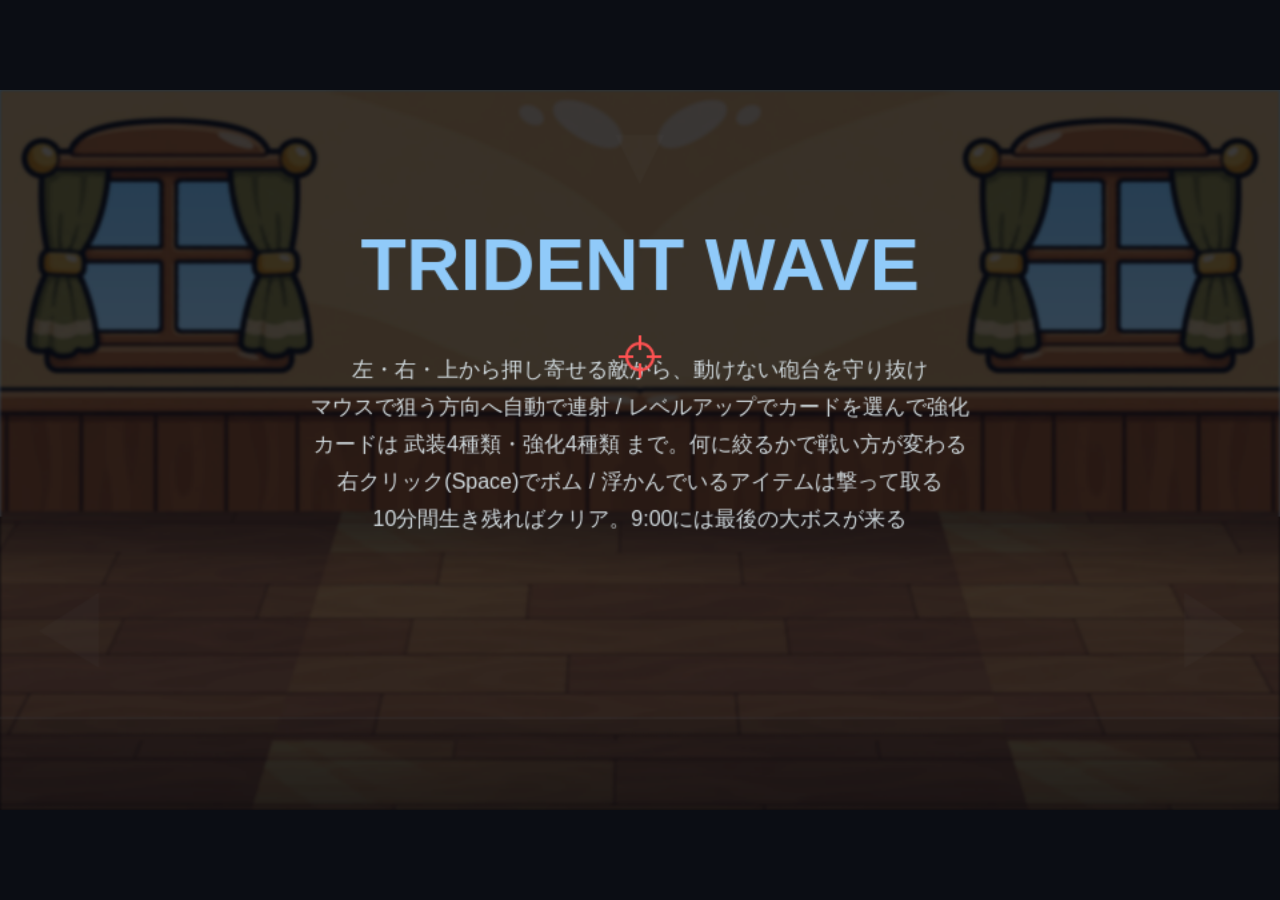
<file: index.html>
<!doctype html>
<html lang="ja">
<head>
<meta charset="utf-8">
<meta name="viewport" content="width=device-width, initial-scale=1">
<title>TridentWave</title>
<link rel="stylesheet" href="style.css">
</head>
<body>
<canvas id="game" width="960" height="540"></canvas>
<!-- 読み込む順番が大事: 設定(config.js)を先に、ゲーム本体(game.js)を後に -->
<script src="config.js"></script>
<script src="game.js"></script>
</body>
</html>
</file>
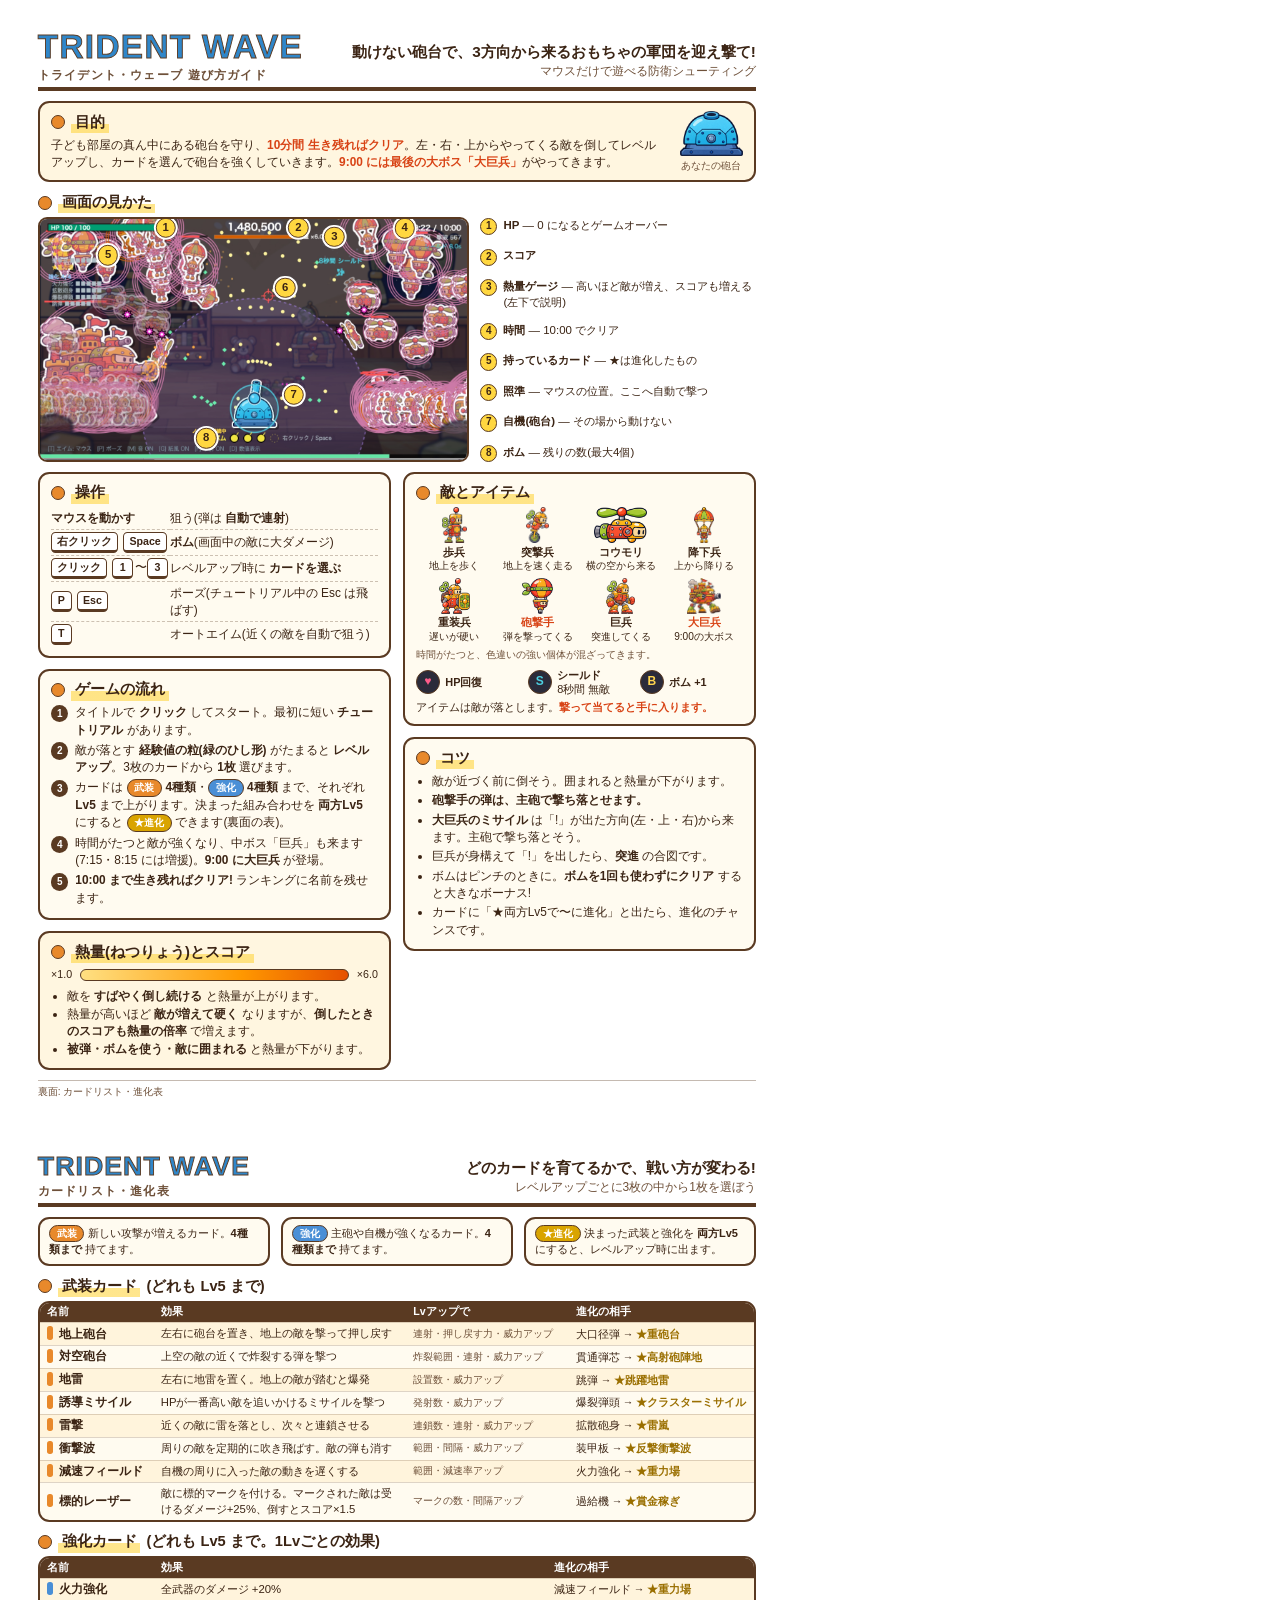
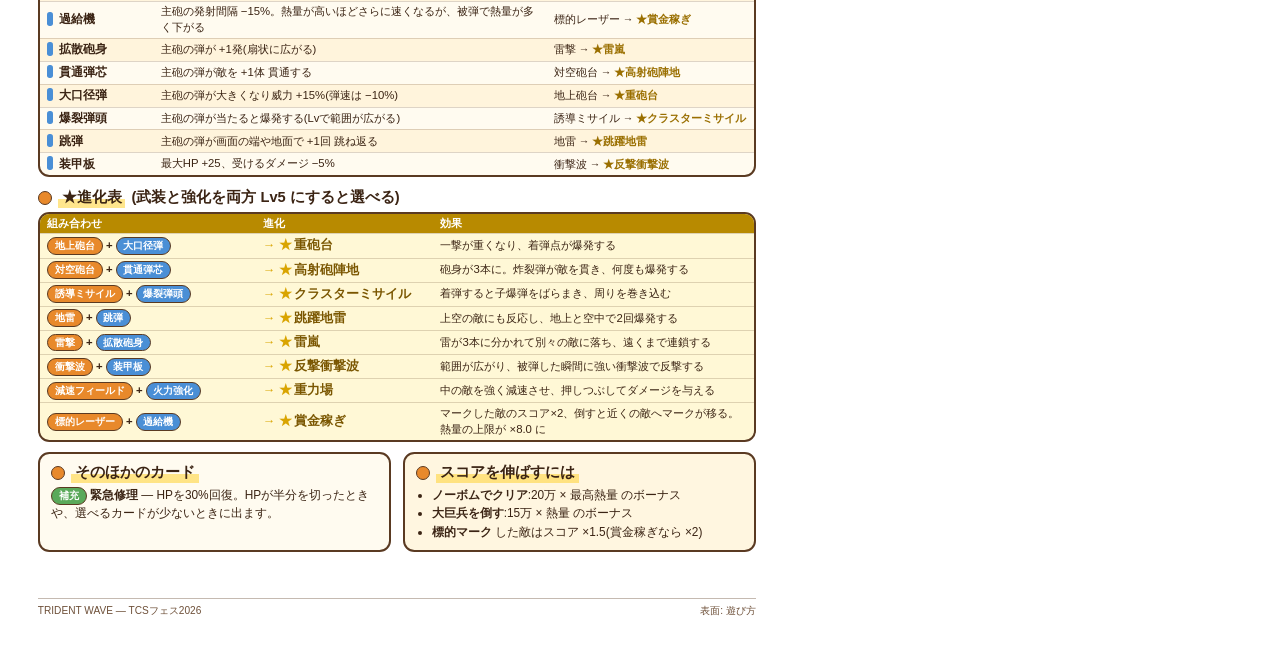
<file: manual/manual.html>
<!doctype html>
<html lang="ja">
<head>
<meta charset="utf-8">
<title>TRIDENT WAVE 説明書</title>
<style>
  @page { size: A4; margin: 0; }
  :root {
    --ink: #3b2414; --sub: #6e5039; --line: #5a3a22; --paper: #fff6e0; --cream: #fffbf0;
    --weapon: #e8892b; --passive: #4a8fd6; --evo: #d9a400; --filler: #5aa95a; --red: #d84315;
  }
  * { box-sizing: border-box; -webkit-print-color-adjust: exact; print-color-adjust: exact; }
  html, body { margin: 0; padding: 0; }
  body { font-family: "Hiragino Sans", "Hiragino Kaku Gothic ProN", "Yu Gothic", "Meiryo", sans-serif; color: var(--ink); font-size: 8.9pt; line-height: 1.45; background: #fff; }
  .round { font-family: "Hiragino Maru Gothic ProN", "Zen Maru Gothic", "Hiragino Sans", sans-serif; }
  .page { width: 210mm; height: 297mm; padding: 8mm 10mm 7mm; position: relative; overflow: hidden; page-break-after: always; display: flex; flex-direction: column; gap: 2.6mm; }
  .page:last-child { page-break-after: auto; }

  /* 見出し */
  .head { display: flex; align-items: flex-end; justify-content: space-between; border-bottom: 1.2mm solid var(--line); padding-bottom: 1.6mm; }
  .logo { font-family: "Hiragino Maru Gothic ProN", sans-serif; font-weight: 800; font-size: 25pt; white-space: nowrap; letter-spacing: 0.04em; line-height: 1; color: #2f86c9; -webkit-text-stroke: 0.25mm var(--line); }
  .logo small { display: block; font-size: 9pt; letter-spacing: 0.1em; color: var(--sub); -webkit-text-stroke: 0; margin-top: 1.4mm; font-weight: 700; }
  .head .right { text-align: right; font-size: 9pt; color: var(--sub); }
  .head .right b { display: block; font-family: "Hiragino Maru Gothic ProN", sans-serif; font-size: 11.5pt; white-space: nowrap; color: var(--ink); }

  h2 { font-family: "Hiragino Maru Gothic ProN", sans-serif; font-size: 11pt; margin: 0 0 1mm; display: flex; align-items: center; gap: 1.6mm; }
  h2::before { content: ""; width: 3.2mm; height: 3.2mm; border-radius: 50%; background: var(--weapon); border: 0.45mm solid var(--line); flex: none; }
  h2 .hl { background: linear-gradient(transparent 55%, rgba(255,213,64,0.6) 55%); padding: 0 1mm; }

  .box { background: var(--paper); border: 0.55mm solid var(--line); border-radius: 3mm; padding: 2.2mm 3mm; }
  .box.white { background: var(--cream); }
  p { margin: 0; }
  ul { margin: 0; padding-left: 4.2mm; }
  li { margin: 0.3mm 0; }
  b.k { color: var(--red); }

  /* 画面の見かた */
  .screen { display: grid; grid-template-columns: 114mm 1fr; gap: 3mm; align-items: stretch; }
  .shot { position: relative; border: 0.6mm solid var(--line); border-radius: 2.4mm; overflow: hidden; line-height: 0; }
  .shot img { width: 100%; display: block; }
  .pin { position: absolute; transform: translate(-50%, -50%); width: 5.4mm; height: 5.4mm; border-radius: 50%; background: #ffd740; color: var(--ink); border: 0.5mm solid var(--line); font: 800 8.5pt/4.4mm "Hiragino Maru Gothic ProN", sans-serif; text-align: center; box-shadow: 0 0 0 0.5mm #fff; }
  .legend { display: flex; flex-direction: column; justify-content: space-between; font-size: 8.6pt; line-height: 1.4; }
  .legend div { display: flex; gap: 1.6mm; align-items: flex-start; }
  .legend .n { flex: none; width: 4.6mm; height: 4.6mm; border-radius: 50%; background: #ffd740; border: 0.4mm solid var(--line); font: 800 7.5pt/3.8mm "Hiragino Maru Gothic ProN", sans-serif; text-align: center; margin-top: 0.3mm; }

  .cols { display: grid; grid-template-columns: 1fr 1fr; gap: 3mm; }
  .stack { display: flex; flex-direction: column; gap: 3mm; }

  /* 操作 */
  table.keys { border-collapse: collapse; width: 100%; }
  table.keys td { padding: 0.6mm 0; vertical-align: middle; border-bottom: 0.25mm dashed rgba(90,58,34,0.3); }
  table.keys tr:last-child td { border-bottom: none; }
  table.keys td:first-child { width: 31mm; white-space: nowrap; }
  kbd { display: inline-block; min-width: 5.4mm; padding: 0 1.3mm; border: 0.4mm solid var(--line); border-bottom-width: 0.9mm; border-radius: 1.2mm; background: #fff; font: 700 8pt/4.4mm "Hiragino Sans", sans-serif; text-align: center; margin-right: 0.6mm; }

  /* 流れ */
  ol.flow { list-style: none; padding: 0; margin: 0; counter-reset: f; }
  ol.flow li { counter-increment: f; position: relative; padding-left: 6.4mm; margin: 0 0 0.8mm; }
  ol.flow li::before { content: counter(f); position: absolute; left: 0; top: 0.2mm; width: 4.6mm; height: 4.6mm; border-radius: 50%; background: var(--line); color: #fff; font: 800 7.5pt/4.6mm "Hiragino Maru Gothic ProN", sans-serif; text-align: center; }

  /* 敵 */
  .enemies { display: grid; grid-template-columns: repeat(4, 1fr); gap: 1.4mm 1.6mm; }
  .enemy { text-align: center; font-size: 7.6pt; line-height: 1.3; }
  .enemy .pic { height: 9.5mm; display: flex; align-items: flex-end; justify-content: center; }
  .enemy img { max-height: 9.5mm; max-width: 15mm; }
  .enemy b { display: block; font-size: 8.4pt; font-family: "Hiragino Maru Gothic ProN", sans-serif; margin-top: 0.4mm; }
  
  .enemy.warn b { color: var(--red); }

  .items { display: flex; gap: 2.4mm; margin-top: 1.4mm; }
  .item { flex: 1; display: flex; align-items: center; gap: 1.4mm; font-size: 8.2pt; line-height: 1.3; }
  .item .ic { flex: none; width: 6.4mm; height: 6.4mm; border-radius: 50%; background: #2b2b3a; border: 0.45mm solid var(--line); font: 800 9pt/5.5mm "Hiragino Maru Gothic ProN", sans-serif; text-align: center; }

  /* 熱量ゲージ */
  .heat { display: flex; align-items: center; gap: 2mm; margin: 1mm 0 1.4mm; font-size: 8pt; }
  .heat .bar { flex: 1; height: 3.2mm; border: 0.4mm solid var(--line); border-radius: 1.6mm; background: linear-gradient(90deg, #ffe082, #ff9800 60%, #e65100); }

  .tips li { margin: 0.6mm 0; }
  .foot { margin-top: auto; display: flex; justify-content: space-between; font-size: 7.6pt; color: var(--sub); border-top: 0.3mm solid rgba(90,58,34,0.35); padding-top: 1.2mm; }

  /* ---- 裏面 ---- */
  .rule { display: flex; gap: 3mm; align-items: stretch; }
  .rule .box { flex: 1; font-size: 8.3pt; line-height: 1.4; padding: 1.6mm 2.4mm; }
  .chip { display: inline-block; padding: 0 1.8mm; border-radius: 3mm; border: 0.35mm solid var(--line); color: #fff; font: 700 7.6pt/4.2mm "Hiragino Maru Gothic ProN", sans-serif; white-space: nowrap; }
  .chip.w { background: var(--weapon); } .chip.p { background: var(--passive); } .chip.e { background: var(--evo); } .chip.f { background: var(--filler); }

  table.list { width: 100%; border-collapse: separate; border-spacing: 0; border: 0.55mm solid var(--line); border-radius: 3mm; overflow: hidden; font-size: 8.5pt; line-height: 1.38; background: var(--cream); }
  table.list th { background: var(--line); color: #fff; font: 700 8pt "Hiragino Maru Gothic ProN", sans-serif; text-align: left; padding: 0.7mm 2mm; }
  table.list td { padding: 0.65mm 2mm; border-top: 0.25mm solid rgba(90,58,34,0.2); vertical-align: middle; }
  table.list tr:nth-child(even) td { background: rgba(255,226,170,0.28); }
  table.list td.name { font: 700 9pt "Hiragino Maru Gothic ProN", sans-serif; white-space: nowrap; }
  table.list td.name::before { content: ""; display: inline-block; width: 1.4mm; height: 3.6mm; border-radius: 0.7mm; margin-right: 1.6mm; vertical-align: -0.6mm; }
  table.list.w td.name::before { background: var(--weapon); }
  table.list.p td.name::before { background: var(--passive); }
  table.list td.up { color: var(--sub); font-size: 7.8pt; }
  table.list td.to { white-space: nowrap; font-size: 8pt; }
  table.list td.to b { color: #9a6f00; }

  table.evo { width: 100%; border-collapse: separate; border-spacing: 0; border: 0.7mm solid var(--line); border-radius: 3mm; overflow: hidden; font-size: 8.5pt; line-height: 1.38; background: #fff8d6; }
  table.evo th { background: #b88a00; color: #fff; font: 700 8pt "Hiragino Maru Gothic ProN", sans-serif; text-align: left; padding: 0.7mm 2mm; }
  table.evo td { padding: 0.7mm 2mm; border-top: 0.25mm solid rgba(90,58,34,0.2); vertical-align: middle; }
  table.evo td.combo { white-space: nowrap; }
  table.evo td.combo .plus { margin: 0 0.8mm; font-weight: 800; }
  table.evo td.res { white-space: nowrap; font: 800 9.4pt "Hiragino Maru Gothic ProN", sans-serif; color: #7a5600; }
  table.evo td.res::before { content: "→ ★"; color: var(--evo); margin-right: 0.6mm; }

  .two { display: grid; grid-template-columns: 1fr 1fr; gap: 3mm; }
</style>
</head>
<body>

<!-- ======================= 表面: 遊び方 ======================= -->
<section class="page">
  <div class="head">
    <div class="logo">TRIDENT WAVE<small>トライデント・ウェーブ 遊び方ガイド</small></div>
    <div class="right"><b>動けない砲台で、3方向から来るおもちゃの軍団を迎え撃て!</b>マウスだけで遊べる防衛シューティング</div>
  </div>

  <div class="box" style="display:flex; gap:4mm; align-items:center;">
    <div style="flex:1;">
      <h2><span class="hl">目的</span></h2>
      <p>子ども部屋の真ん中にある砲台を守り、<b class="k">10分間 生き残ればクリア</b>。左・右・上からやってくる敵を倒してレベルアップし、カードを選んで砲台を強くしていきます。<b class="k">9:00 には最後の大ボス「大巨兵」</b>がやってきます。</p>
    </div>
    <div style="flex:none; text-align:center; font-size:7.6pt; color:var(--sub); line-height:1.3;">
      <img src="../assets/player_body.png" style="height:12mm; display:block; margin:0 auto 0.6mm;">あなたの砲台
    </div>
  </div>

  <div>
    <h2><span class="hl">画面の見かた</span></h2>
    <div class="screen">
      <div class="shot">
        <img src="../assets/screenshot.jpg" alt="プレイ画面">
        <span class="pin" style="left:29.5%; top:3.6%;">1</span>
        <span class="pin" style="left:60.6%; top:3.6%;">2</span>
        <span class="pin" style="left:69%; top:7.4%;">3</span>
        <span class="pin" style="left:85.5%; top:3.8%;">4</span>
        <span class="pin" style="left:16%; top:15%;">5</span>
        <span class="pin" style="left:57.5%; top:28.5%;">6</span>
        <span class="pin" style="left:59.5%; top:73%;">7</span>
        <span class="pin" style="left:39%; top:91%;">8</span>
      </div>
      <div class="legend">
        <div><span class="n">1</span><span><b>HP</b> ― 0 になるとゲームオーバー</span></div>
        <div><span class="n">2</span><span><b>スコア</b></span></div>
        <div><span class="n">3</span><span><b>熱量ゲージ</b> ― 高いほど敵が増え、スコアも増える(左下で説明)</span></div>
        <div><span class="n">4</span><span><b>時間</b> ― 10:00 でクリア</span></div>
        <div><span class="n">5</span><span><b>持っているカード</b> ― ★は進化したもの</span></div>
        <div><span class="n">6</span><span><b>照準</b> ― マウスの位置。ここへ自動で撃つ</span></div>
        <div><span class="n">7</span><span><b>自機(砲台)</b> ― その場から動けない</span></div>
        <div><span class="n">8</span><span><b>ボム</b> ― 残りの数(最大4個)</span></div>
      </div>
    </div>
  </div>

  <div class="cols">
    <div class="stack">
      <div class="box white">
        <h2><span class="hl">操作</span></h2>
        <table class="keys">
          <tr><td><b>マウスを動かす</b></td><td>狙う(弾は <b>自動で連射</b>)</td></tr>
          <tr><td><kbd>右クリック</kbd> <kbd>Space</kbd></td><td><b>ボム</b>(画面中の敵に大ダメージ)</td></tr>
          <tr><td><kbd>クリック</kbd> <kbd>1</kbd>〜<kbd>3</kbd></td><td>レベルアップ時に <b>カードを選ぶ</b></td></tr>
          <tr><td><kbd>P</kbd> <kbd>Esc</kbd></td><td>ポーズ(チュートリアル中の Esc は飛ばす)</td></tr>
          <tr><td><kbd>T</kbd></td><td>オートエイム(近くの敵を自動で狙う)</td></tr>
        </table>
      </div>
      <div class="box white">
        <h2><span class="hl">ゲームの流れ</span></h2>
        <ol class="flow">
          <li>タイトルで <b>クリック</b> してスタート。最初に短い <b>チュートリアル</b> があります。</li>
          <li>敵が落とす <b>経験値の粒(緑のひし形)</b> がたまると <b>レベルアップ</b>。3枚のカードから <b>1枚</b> 選びます。</li>
          <li>カードは <span class="chip w">武装</span> <b>4種類</b>・<span class="chip p">強化</span> <b>4種類</b> まで、それぞれ <b>Lv5</b> まで上がります。決まった組み合わせを <b>両方Lv5</b> にすると <span class="chip e">★進化</span> できます(裏面の表)。</li>
          <li>時間がたつと敵が強くなり、中ボス「巨兵」も来ます(7:15・8:15 には増援)。<b>9:00 に大巨兵</b> が登場。</li>
          <li><b>10:00 まで生き残ればクリア!</b> ランキングに名前を残せます。</li>
        </ol>
      </div>

      <div class="box">
        <h2><span class="hl">熱量(ねつりょう)とスコア</span></h2>
        <div class="heat"><span>×1.0</span><div class="bar"></div><span>×6.0</span></div>
        <ul>
          <li>敵を <b>すばやく倒し続ける</b> と熱量が上がります。</li>
          <li>熱量が高いほど <b>敵が増えて硬く</b> なりますが、<b>倒したときのスコアも熱量の倍率</b> で増えます。</li>
          <li><b>被弾・ボムを使う・敵に囲まれる</b> と熱量が下がります。</li>
        </ul>
      </div>
    </div>

    <div class="stack">
      <div class="box white">
        <h2><span class="hl">敵とアイテム</span></h2>
        <div class="enemies">
          <div class="enemy"><div class="pic"><img src="../assets/enemy_grunt.png"></div><b>歩兵</b>地上を歩く</div>
          <div class="enemy"><div class="pic"><img src="../assets/enemy_runner.png"></div><b>突撃兵</b>地上を速く走る</div>
          <div class="enemy"><div class="pic"><img src="../assets/enemy_bat.png"></div><b>コウモリ</b>横の空から来る</div>
          <div class="enemy"><div class="pic"><img src="../assets/enemy_diver.png"></div><b>降下兵</b>上から降りる</div>
          <div class="enemy"><div class="pic"><img src="../assets/enemy_brute.png"></div><b>重装兵</b>遅いが硬い</div>
          <div class="enemy warn"><div class="pic"><img src="../assets/enemy_spitter.png"></div><b>砲撃手</b>弾を撃ってくる</div>
          <div class="enemy boss"><div class="pic"><img src="../assets/enemy_boss.png"></div><b>巨兵</b>突進してくる</div>
          <div class="enemy boss warn"><div class="pic"><img src="../assets/enemy_titan.png"></div><b>大巨兵</b>9:00の大ボス</div>
        </div>
        <p style="font-size:7.8pt; color:var(--sub); margin-top:1.2mm;">時間がたつと、色違いの強い個体が混ざってきます。</p>
        <div class="items">
          <div class="item"><span class="ic" style="color:#ff5c8a;">♥</span><span><b>HP回復</b></span></div>
          <div class="item"><span class="ic" style="color:#4dd0e1;">S</span><span><b>シールド</b><br>8秒間 無敵</span></div>
          <div class="item"><span class="ic" style="color:#ffd54f;">B</span><span><b>ボム +1</b></span></div>
        </div>
        <p style="font-size:8.2pt; margin-top:1mm;">アイテムは敵が落とします。<b class="k">撃って当てると手に入ります。</b></p>
      </div>

      <div class="box white">
        <h2><span class="hl">コツ</span></h2>
        <ul class="tips">
          <li>敵が近づく前に倒そう。囲まれると熱量が下がります。</li>
          <li><b>砲撃手の弾は、主砲で撃ち落とせます。</b></li>
          <li><b>大巨兵のミサイル</b> は「!」が出た方向(左・上・右)から来ます。主砲で撃ち落とそう。</li>
          <li>巨兵が身構えて「!」を出したら、<b>突進</b> の合図です。</li>
          <li>ボムはピンチのときに。<b>ボムを1回も使わずにクリア</b> すると大きなボーナス!</li>
          <li>カードに「★両方Lv5で〜に進化」と出たら、進化のチャンスです。</li>
        </ul>
      </div>
    </div>
  </div>

  <div class="foot"><span>裏面: カードリスト・進化表</span></div>
</section>

<!-- ======================= 裏面: カードリスト ======================= -->
<section class="page">
  <div class="head">
    <div class="logo" style="font-size:20pt;">TRIDENT WAVE<small>カードリスト・進化表</small></div>
    <div class="right"><b>どのカードを育てるかで、戦い方が変わる!</b>レベルアップごとに3枚の中から1枚を選ぼう</div>
  </div>

  <div class="rule">
    <div class="box white"><span class="chip w">武装</span> 新しい攻撃が増えるカード。<b>4種類まで</b> 持てます。</div>
    <div class="box white"><span class="chip p">強化</span> 主砲や自機が強くなるカード。<b>4種類まで</b> 持てます。</div>
    <div class="box white"><span class="chip e">★進化</span> 決まった武装と強化を <b>両方Lv5</b> にすると、レベルアップ時に出ます。</div>
  </div>

  <div>
    <h2><span class="hl">武装カード</span>(どれも Lv5 まで)</h2>
    <table class="list w">
      <tr><th style="width:30mm;">名前</th><th>効果</th><th style="width:43mm;">Lvアップで</th><th style="width:47mm;">進化の相手</th></tr>
      <tr><td class="name">地上砲台</td><td>左右に砲台を置き、地上の敵を撃って押し戻す</td><td class="up">連射・押し戻す力・威力アップ</td><td class="to">大口径弾 → <b>★重砲台</b></td></tr>
      <tr><td class="name">対空砲台</td><td>上空の敵の近くで炸裂する弾を撃つ</td><td class="up">炸裂範囲・連射・威力アップ</td><td class="to">貫通弾芯 → <b>★高射砲陣地</b></td></tr>
      <tr><td class="name">地雷</td><td>左右に地雷を置く。地上の敵が踏むと爆発</td><td class="up">設置数・威力アップ</td><td class="to">跳弾 → <b>★跳躍地雷</b></td></tr>
      <tr><td class="name">誘導ミサイル</td><td>HPが一番高い敵を追いかけるミサイルを撃つ</td><td class="up">発射数・威力アップ</td><td class="to">爆裂弾頭 → <b>★クラスターミサイル</b></td></tr>
      <tr><td class="name">雷撃</td><td>近くの敵に雷を落とし、次々と連鎖させる</td><td class="up">連鎖数・連射・威力アップ</td><td class="to">拡散砲身 → <b>★雷嵐</b></td></tr>
      <tr><td class="name">衝撃波</td><td>周りの敵を定期的に吹き飛ばす。敵の弾も消す</td><td class="up">範囲・間隔・威力アップ</td><td class="to">装甲板 → <b>★反撃衝撃波</b></td></tr>
      <tr><td class="name">減速フィールド</td><td>自機の周りに入った敵の動きを遅くする</td><td class="up">範囲・減速率アップ</td><td class="to">火力強化 → <b>★重力場</b></td></tr>
      <tr><td class="name">標的レーザー</td><td>敵に標的マークを付ける。マークされた敵は受けるダメージ+25%、倒すとスコア×1.5</td><td class="up">マークの数・間隔アップ</td><td class="to">過給機 → <b>★賞金稼ぎ</b></td></tr>
    </table>
  </div>

  <div>
    <h2><span class="hl">強化カード</span>(どれも Lv5 まで。1Lvごとの効果)</h2>
    <table class="list p">
      <tr><th style="width:30mm;">名前</th><th>効果</th><th style="width:47mm;">進化の相手</th></tr>
      <tr><td class="name">火力強化</td><td>全武器のダメージ +20%</td><td class="to">減速フィールド → <b>★重力場</b></td></tr>
      <tr><td class="name">過給機</td><td>主砲の発射間隔 −15%。熱量が高いほどさらに速くなるが、被弾で熱量が多く下がる</td><td class="to">標的レーザー → <b>★賞金稼ぎ</b></td></tr>
      <tr><td class="name">拡散砲身</td><td>主砲の弾が +1発(扇状に広がる)</td><td class="to">雷撃 → <b>★雷嵐</b></td></tr>
      <tr><td class="name">貫通弾芯</td><td>主砲の弾が敵を +1体 貫通する</td><td class="to">対空砲台 → <b>★高射砲陣地</b></td></tr>
      <tr><td class="name">大口径弾</td><td>主砲の弾が大きくなり威力 +15%(弾速は −10%)</td><td class="to">地上砲台 → <b>★重砲台</b></td></tr>
      <tr><td class="name">爆裂弾頭</td><td>主砲の弾が当たると爆発する(Lvで範囲が広がる)</td><td class="to">誘導ミサイル → <b>★クラスターミサイル</b></td></tr>
      <tr><td class="name">跳弾</td><td>主砲の弾が画面の端や地面で +1回 跳ね返る</td><td class="to">地雷 → <b>★跳躍地雷</b></td></tr>
      <tr><td class="name">装甲板</td><td>最大HP +25、受けるダメージ −5%</td><td class="to">衝撃波 → <b>★反撃衝撃波</b></td></tr>
    </table>
  </div>

  <div>
    <h2><span class="hl">★進化表</span>(武装と強化を両方 Lv5 にすると選べる)</h2>
    <table class="evo">
      <tr><th style="width:57mm;">組み合わせ</th><th style="width:47mm;">進化</th><th>効果</th></tr>
      <tr><td class="combo"><span class="chip w">地上砲台</span><span class="plus">+</span><span class="chip p">大口径弾</span></td><td class="res">重砲台</td><td>一撃が重くなり、着弾点が爆発する</td></tr>
      <tr><td class="combo"><span class="chip w">対空砲台</span><span class="plus">+</span><span class="chip p">貫通弾芯</span></td><td class="res">高射砲陣地</td><td>砲身が3本に。炸裂弾が敵を貫き、何度も爆発する</td></tr>
      <tr><td class="combo"><span class="chip w">誘導ミサイル</span><span class="plus">+</span><span class="chip p">爆裂弾頭</span></td><td class="res">クラスターミサイル</td><td>着弾すると子爆弾をばらまき、周りを巻き込む</td></tr>
      <tr><td class="combo"><span class="chip w">地雷</span><span class="plus">+</span><span class="chip p">跳弾</span></td><td class="res">跳躍地雷</td><td>上空の敵にも反応し、地上と空中で2回爆発する</td></tr>
      <tr><td class="combo"><span class="chip w">雷撃</span><span class="plus">+</span><span class="chip p">拡散砲身</span></td><td class="res">雷嵐</td><td>雷が3本に分かれて別々の敵に落ち、遠くまで連鎖する</td></tr>
      <tr><td class="combo"><span class="chip w">衝撃波</span><span class="plus">+</span><span class="chip p">装甲板</span></td><td class="res">反撃衝撃波</td><td>範囲が広がり、被弾した瞬間に強い衝撃波で反撃する</td></tr>
      <tr><td class="combo"><span class="chip w">減速フィールド</span><span class="plus">+</span><span class="chip p">火力強化</span></td><td class="res">重力場</td><td>中の敵を強く減速させ、押しつぶしてダメージを与える</td></tr>
      <tr><td class="combo"><span class="chip w">標的レーザー</span><span class="plus">+</span><span class="chip p">過給機</span></td><td class="res">賞金稼ぎ</td><td>マークした敵のスコア×2、倒すと近くの敵へマークが移る。熱量の上限が ×8.0 に</td></tr>
    </table>
  </div>

  <div class="two">
    <div class="box white">
      <h2><span class="hl">そのほかのカード</span></h2>
      <p><span class="chip f">補充</span> <b>緊急修理</b> ― HPを30%回復。HPが半分を切ったときや、選べるカードが少ないときに出ます。</p>
    </div>
    <div class="box">
      <h2><span class="hl">スコアを伸ばすには</span></h2>
      <ul>
        <li><b>ノーボムでクリア</b>:20万 × 最高熱量 のボーナス</li>
        <li><b>大巨兵を倒す</b>:15万 × 熱量 のボーナス</li>
        <li><b>標的マーク</b> した敵はスコア ×1.5(賞金稼ぎなら ×2)</li>
      </ul>
    </div>
  </div>

  <div class="foot"><span>TRIDENT WAVE ― TCSフェス2026</span><span>表面: 遊び方</span></div>
</section>

</body>
</html>
</file>
<file: style.css>
/* TridentWave の見た目(ページ全体とゲーム画面の配置) */
html, body { margin: 0; height: 100%; background: #0b0d14; overflow: hidden; }
body { display: flex; align-items: center; justify-content: center; font-family: system-ui, "Hiragino Sans", "Yu Gothic", sans-serif; }
canvas { background: #121624; cursor: none; max-width: 100vw; max-height: 100vh; aspect-ratio: 16 / 9; width: min(100vw, calc(100vh * 16 / 9)); }
</file>
